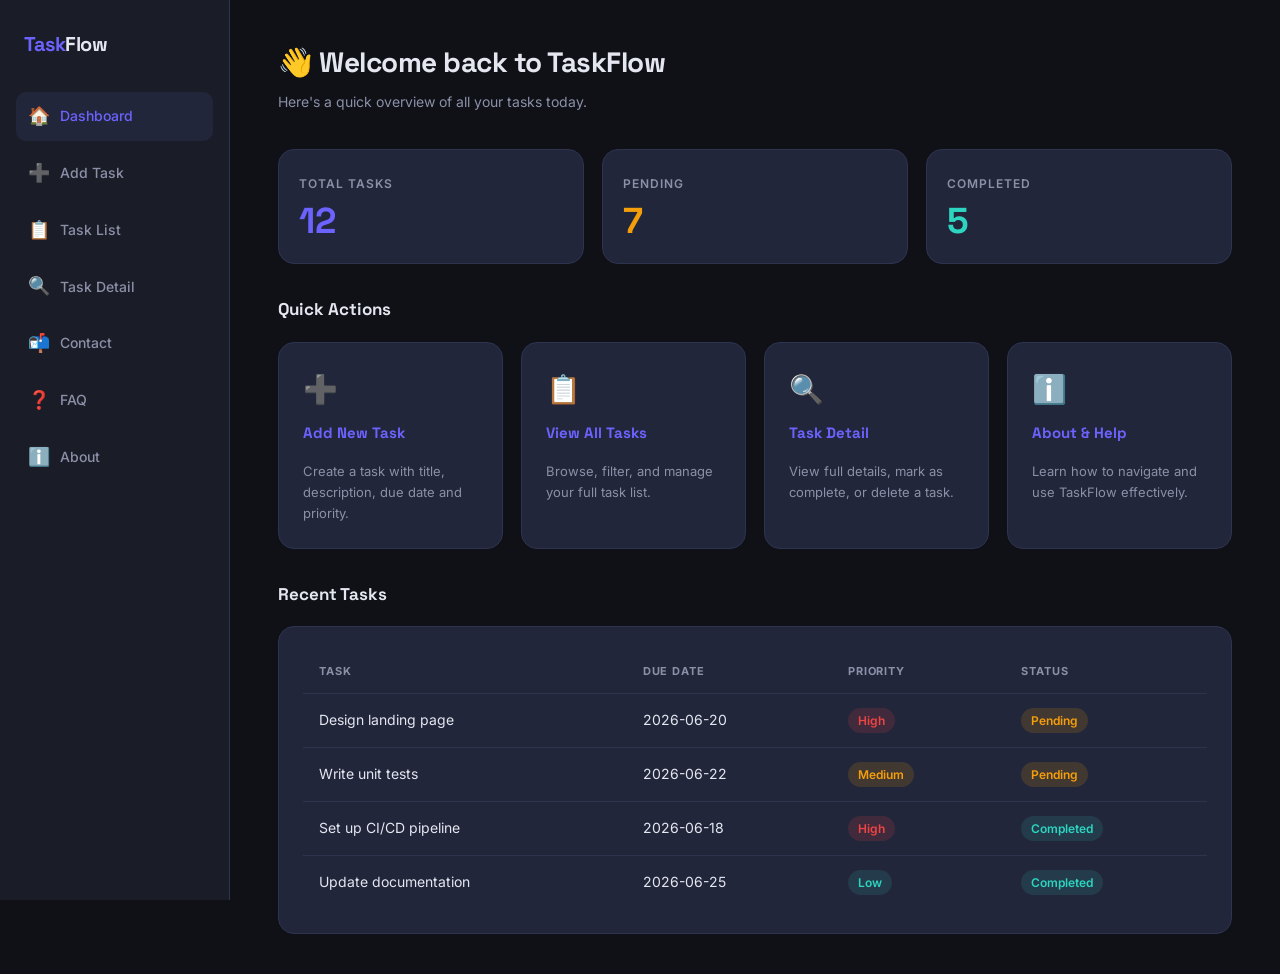
<file: index.html>
<!DOCTYPE html>
<html lang="en">
<head>
  <meta charset="UTF-8" />
  <meta name="viewport" content="width=device-width, initial-scale=1.0" />
  <title>TaskFlow – Dashboard</title>
  <link rel="stylesheet" href="style.css" />
</head>
<body>
<div class="wrapper">

  
  <!-- Sidebar -->
  <nav class="sidebar">
    <div class="logo">Task<span>Flow</span></div>
    <a href="index.html" class="active"><span class="nav-icon">🏠</span> Dashboard</a>
    <a href="add-task.html"><span class="nav-icon">➕</span> Add Task</a>
    <a href="task-list.html"><span class="nav-icon">📋</span> Task List</a>
    <a href="task-detail.html"><span class="nav-icon">🔍</span> Task Detail</a>
    <a href="contact.html"><span class="nav-icon">📬</span> Contact</a>
    <a href="faq.html"><span class="nav-icon">❓</span> FAQ</a>
    <a href="about.html"><span class="nav-icon">ℹ️</span> About</a>
  </nav>

  <!-- Main -->
  <main class="content">
    <div class="page-header">
      <h1>👋 Welcome back to TaskFlow</h1>
      <p>Here's a quick overview of all your tasks today.</p>
    </div>

    <!-- Stats -->
    <div class="card-grid">
      <div class="stat-card total">
        <div class="label">Total Tasks</div>
        <div class="value">12</div>
      </div>
      <div class="stat-card pending">
        <div class="label">Pending</div>
        <div class="value">7</div>
      </div>
      <div class="stat-card done">
        <div class="label">Completed</div>
        <div class="value">5</div>
      </div>
    </div>

    <!-- Quick Nav -->
    <div class="section-title">Quick Actions</div>
    <div class="card-grid">
      <a href="add-task.html" class="card" style="text-decoration:none;display:block;">
        <div style="font-size:28px;margin-bottom:10px;">➕</div>
        <strong style="font-family:var(--font-head)">Add New Task</strong>
        <p class="text-muted mt-4">Create a task with title, description, due date and priority.</p>
      </a>
      <a href="task-list.html" class="card" style="text-decoration:none;display:block;">
        <div style="font-size:28px;margin-bottom:10px;">📋</div>
        <strong style="font-family:var(--font-head)">View All Tasks</strong>
        <p class="text-muted mt-4">Browse, filter, and manage your full task list.</p>
      </a>
      <a href="task-detail.html" class="card" style="text-decoration:none;display:block;">
        <div style="font-size:28px;margin-bottom:10px;">🔍</div>
        <strong style="font-family:var(--font-head)">Task Detail</strong>
        <p class="text-muted mt-4">View full details, mark as complete, or delete a task.</p>
      </a>
      <a href="about.html" class="card" style="text-decoration:none;display:block;">
        <div style="font-size:28px;margin-bottom:10px;">ℹ️</div>
        <strong style="font-family:var(--font-head)">About & Help</strong>
        <p class="text-muted mt-4">Learn how to navigate and use TaskFlow effectively.</p>
      </a>
    </div>

    <!-- Recent Activity -->
    <div class="mt-8">
      <div class="section-title">Recent Tasks</div>
      <div class="card">
        <table class="task-table">
          <thead>
            <tr>
              <th>Task</th>
              <th>Due Date</th>
              <th>Priority</th>
              <th>Status</th>
            </tr>
          </thead>
          <tbody>
            <tr>
              <td>Design landing page</td>
              <td>2026-06-20</td>
              <td><span class="badge badge-high">High</span></td>
              <td><span class="badge badge-pending">Pending</span></td>
            </tr>
            <tr>
              <td>Write unit tests</td>
              <td>2026-06-22</td>
              <td><span class="badge badge-medium">Medium</span></td>
              <td><span class="badge badge-pending">Pending</span></td>
            </tr>
            <tr>
              <td>Set up CI/CD pipeline</td>
              <td>2026-06-18</td>
              <td><span class="badge badge-high">High</span></td>
              <td><span class="badge badge-done">Completed</span></td>
            </tr>
            <tr>
              <td>Update documentation</td>
              <td>2026-06-25</td>
              <td><span class="badge badge-low">Low</span></td>
              <td><span class="badge badge-done">Completed</span></td>
            </tr>
          </tbody>
        </table>
      </div>
    </div>
  </main>

</div>
</body>
</html>
</file>
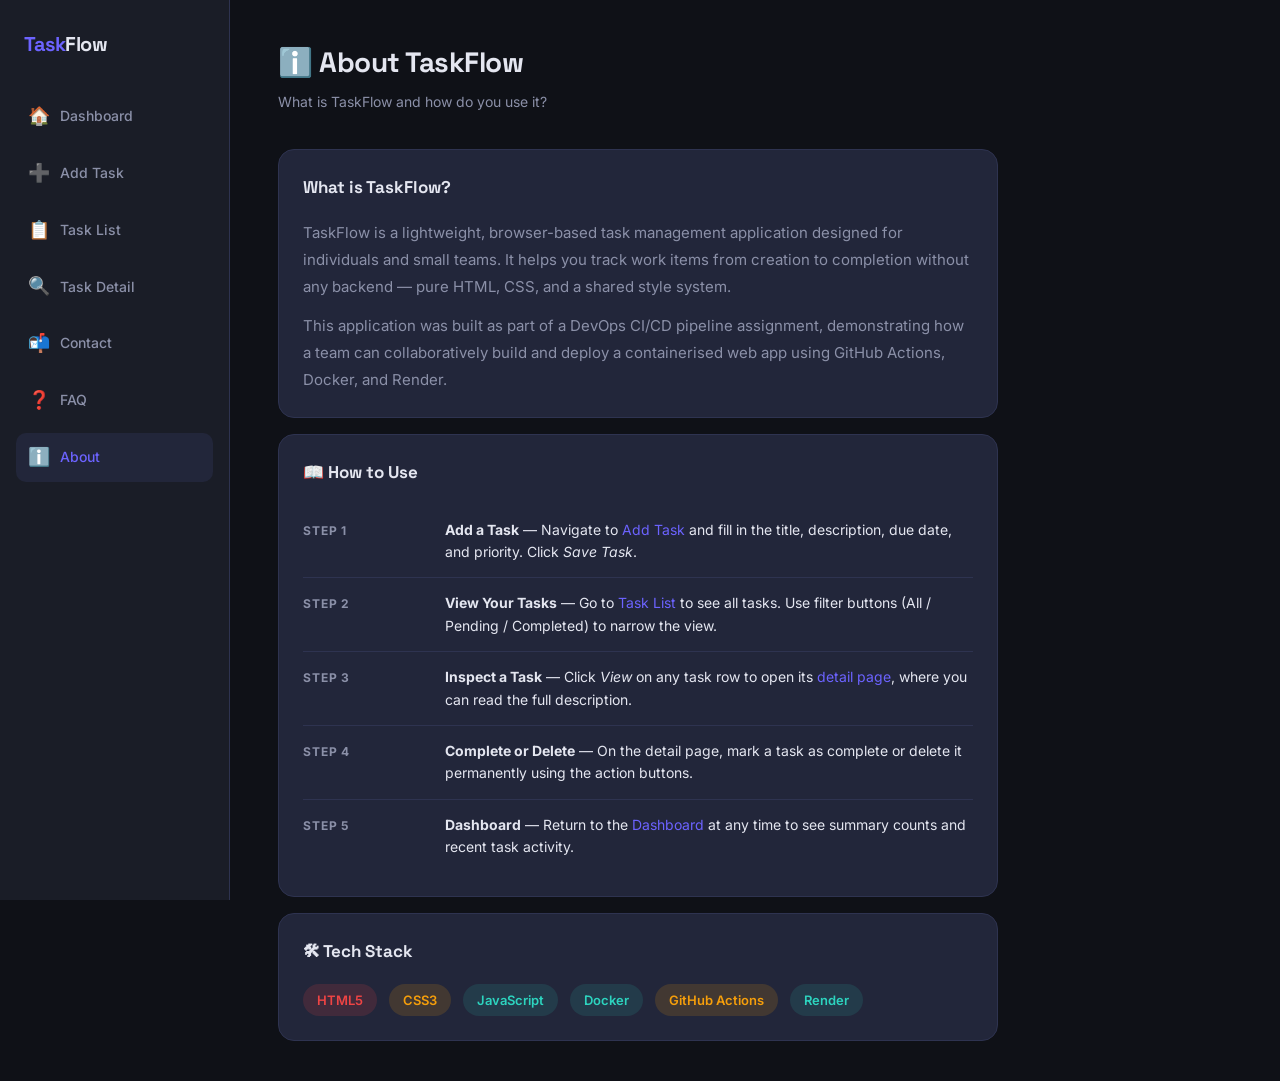
<file: about.html>
<!DOCTYPE html>
<html lang="en">
<head>
  <meta charset="UTF-8" />
  <meta name="viewport" content="width=device-width, initial-scale=1.0" />
  <title>TaskFlow – About & Help</title>
  <link rel="stylesheet" href="style.css" />
</head>
<body>
<div class="wrapper">

  <!-- Sidebar -->
  <nav class="sidebar">
    <div class="logo">Task<span>Flow</span></div>
    <a href="index.html"><span class="nav-icon">🏠</span> Dashboard</a>
    <a href="add-task.html"><span class="nav-icon">➕</span> Add Task</a>
    <a href="task-list.html"><span class="nav-icon">📋</span> Task List</a>
    <a href="task-detail.html"><span class="nav-icon">🔍</span> Task Detail</a>
    <a href="contact.html"><span class="nav-icon">📬</span> Contact</a>
    <a href="faq.html"><span class="nav-icon">❓</span> FAQ</a>
    <a href="about.html" class="active"><span class="nav-icon">ℹ️</span> About</a>
  </nav>

  <!-- Main -->
  <main class="content">
    <div class="page-header">
      <h1>ℹ️ About TaskFlow</h1>
      <p>What is TaskFlow and how do you use it?</p>
    </div>

    <!-- About Card -->
    <div class="card mb-4" style="max-width:720px;">
      <div class="section-title">What is TaskFlow?</div>
      <p style="color:var(--muted); line-height:1.8;">
        TaskFlow is a lightweight, browser-based task management application designed for individuals and small teams. It helps you track work items from creation to completion without any backend — pure HTML, CSS, and a shared style system.
      </p>
      <p style="color:var(--muted); line-height:1.8; margin-top:12px;">
        This application was built as part of a DevOps CI/CD pipeline assignment, demonstrating how a team can collaboratively build and deploy a containerised web app using GitHub Actions, Docker, and Render.
      </p>
    </div>

    <!-- How to Use -->
    <div class="card mb-4" style="max-width:720px;">
      <div class="section-title">📖 How to Use</div>

      <div class="detail-row">
        <div class="detail-label">Step 1</div>
        <div class="detail-value"><strong>Add a Task</strong> — Navigate to <a href="add-task.html">Add Task</a> and fill in the title, description, due date, and priority. Click <em>Save Task</em>.</div>
      </div>
      <div class="detail-row">
        <div class="detail-label">Step 2</div>
        <div class="detail-value"><strong>View Your Tasks</strong> — Go to <a href="task-list.html">Task List</a> to see all tasks. Use filter buttons (All / Pending / Completed) to narrow the view.</div>
      </div>
      <div class="detail-row">
        <div class="detail-label">Step 3</div>
        <div class="detail-value"><strong>Inspect a Task</strong> — Click <em>View</em> on any task row to open its <a href="task-detail.html">detail page</a>, where you can read the full description.</div>
      </div>
      <div class="detail-row">
        <div class="detail-label">Step 4</div>
        <div class="detail-value"><strong>Complete or Delete</strong> — On the detail page, mark a task as complete or delete it permanently using the action buttons.</div>
      </div>
      <div class="detail-row">
        <div class="detail-label">Step 5</div>
        <div class="detail-value"><strong>Dashboard</strong> — Return to the <a href="index.html">Dashboard</a> at any time to see summary counts and recent task activity.</div>
      </div>
    </div>

    <!-- Tech Stack -->
    <div class="card" style="max-width:720px;">
      <div class="section-title">🛠 Tech Stack</div>
      <div style="display:flex; gap:12px; flex-wrap:wrap; margin-top:4px;">
        <span class="badge badge-high" style="font-size:13px; padding:6px 14px;">HTML5</span>
        <span class="badge badge-medium" style="font-size:13px; padding:6px 14px;">CSS3</span>
        <span class="badge badge-low" style="font-size:13px; padding:6px 14px;">JavaScript</span>
        <span class="badge badge-done" style="font-size:13px; padding:6px 14px;">Docker</span>
        <span class="badge badge-pending" style="font-size:13px; padding:6px 14px;">GitHub Actions</span>
        <span class="badge badge-done" style="font-size:13px; padding:6px 14px;">Render</span>
      </div>
    </div>
  </main>

</div>
</body>
</html>
</file>
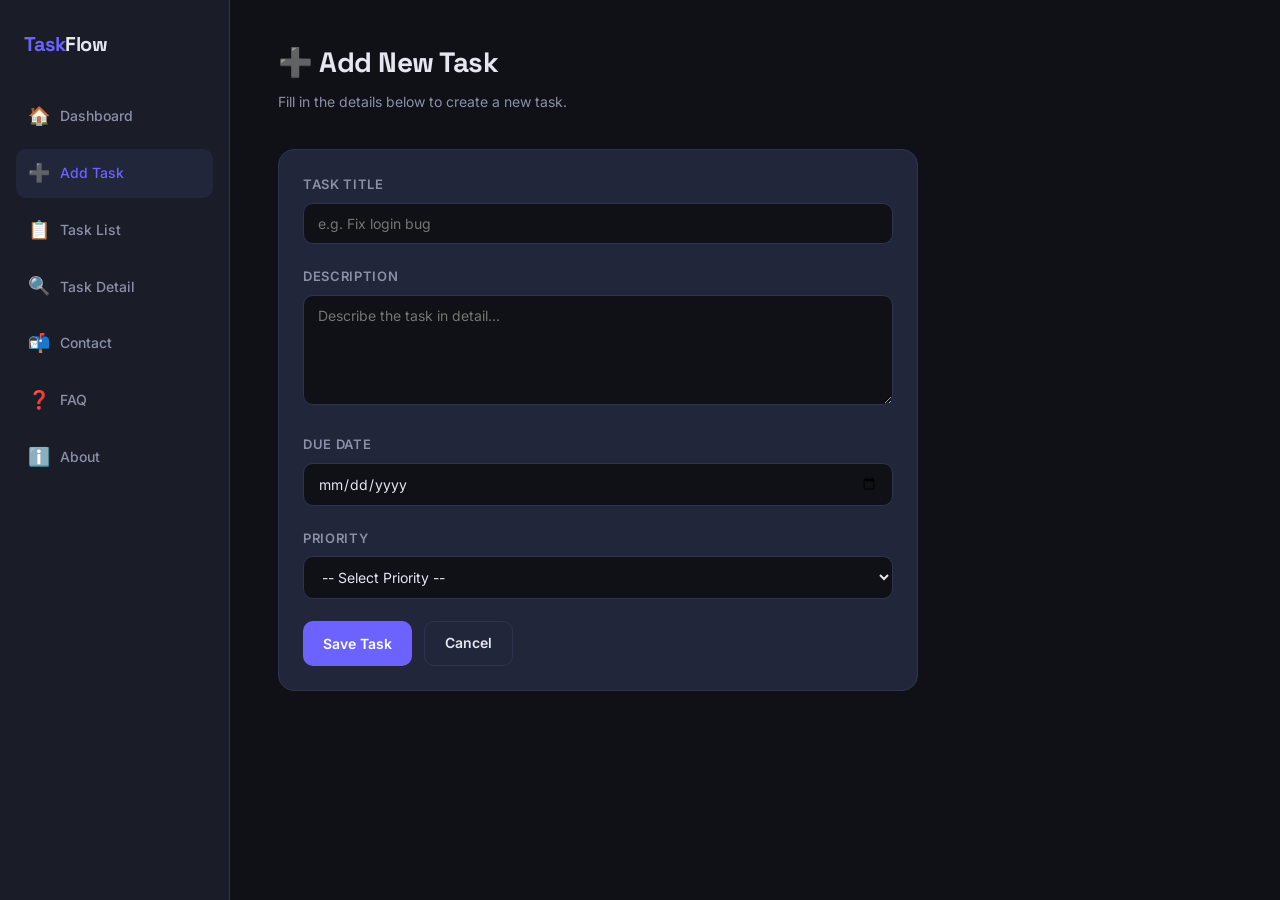
<file: add-task.html>
<!DOCTYPE html>
<html lang="en">
<head>
  <meta charset="UTF-8" />
  <meta name="viewport" content="width=device-width, initial-scale=1.0" />
  <title>TaskFlow – Add Task</title>
  <link rel="stylesheet" href="style.css" />
</head>
<body>
<div class="wrapper">

  <!-- Sidebar -->
  <nav class="sidebar">
    <div class="logo">Task<span>Flow</span></div>
    <a href="index.html"><span class="nav-icon">🏠</span> Dashboard</a>
    <a href="add-task.html" class="active"><span class="nav-icon">➕</span> Add Task</a>
    <a href="task-list.html"><span class="nav-icon">📋</span> Task List</a>
    <a href="task-detail.html"><span class="nav-icon">🔍</span> Task Detail</a>
    <a href="contact.html"><span class="nav-icon">📬</span> Contact</a>
    <a href="faq.html"><span class="nav-icon">❓</span> FAQ</a>
    <a href="about.html"><span class="nav-icon">ℹ️</span> About</a>
  </nav>

  <!-- Main -->
  <main class="content">
    <div class="page-header">
      <h1>➕ Add New Task</h1>
      <p>Fill in the details below to create a new task.</p>
    </div>

    <div class="card" style="max-width: 640px;">
      <div class="form-group">
        <label for="task-title">Task Title</label>
        <input type="text" id="task-title" placeholder="e.g. Fix login bug" />
      </div>

      <div class="form-group">
        <label for="task-desc">Description</label>
        <textarea id="task-desc" placeholder="Describe the task in detail..."></textarea>
      </div>

      <div class="form-group">
        <label for="due-date">Due Date</label>
        <input type="date" id="due-date" />
      </div>

      <div class="form-group">
        <label for="priority">Priority</label>
        <select id="priority">
          <option value="">-- Select Priority --</option>
          <option value="high">🔴 High</option>
          <option value="medium">🟡 Medium</option>
          <option value="low">🟢 Low</option>
        </select>
      </div>

      <div class="flex gap-3 mt-4">
        <button class="btn btn-primary" onclick="handleSubmit()">Save Task</button>
        <a href="index.html" class="btn btn-outline">Cancel</a>
      </div>

      <!-- Success Message (hidden by default) -->
      <div id="success-msg" style="display:none; margin-top:20px; padding:14px 18px;
        background:rgba(45,212,191,0.12); border:1px solid var(--success);
        border-radius:var(--radius); color:var(--success); font-size:14px; font-weight:600;">
        ✅ Task saved successfully!
      </div>
    </div>
  </main>

</div>

<script>
function handleSubmit() {
  const title = document.getElementById('task-title').value.trim();
  const due   = document.getElementById('due-date').value;
  const prio  = document.getElementById('priority').value;

  if (!title) {
    alert('Please enter a task title.');
    return;
  }
  if (!due) {
    alert('Please select a due date.');
    return;
  }
  if (!prio) {
    alert('Please select a priority level.');
    return;
  }

  document.getElementById('success-msg').style.display = 'block';

  // Reset form
  document.getElementById('task-title').value = '';
  document.getElementById('task-desc').value  = '';
  document.getElementById('due-date').value   = '';
  document.getElementById('priority').value   = '';

  setTimeout(() => {
    document.getElementById('success-msg').style.display = 'none';
  }, 3000);
}
</script>
</body>
</html>
</file>
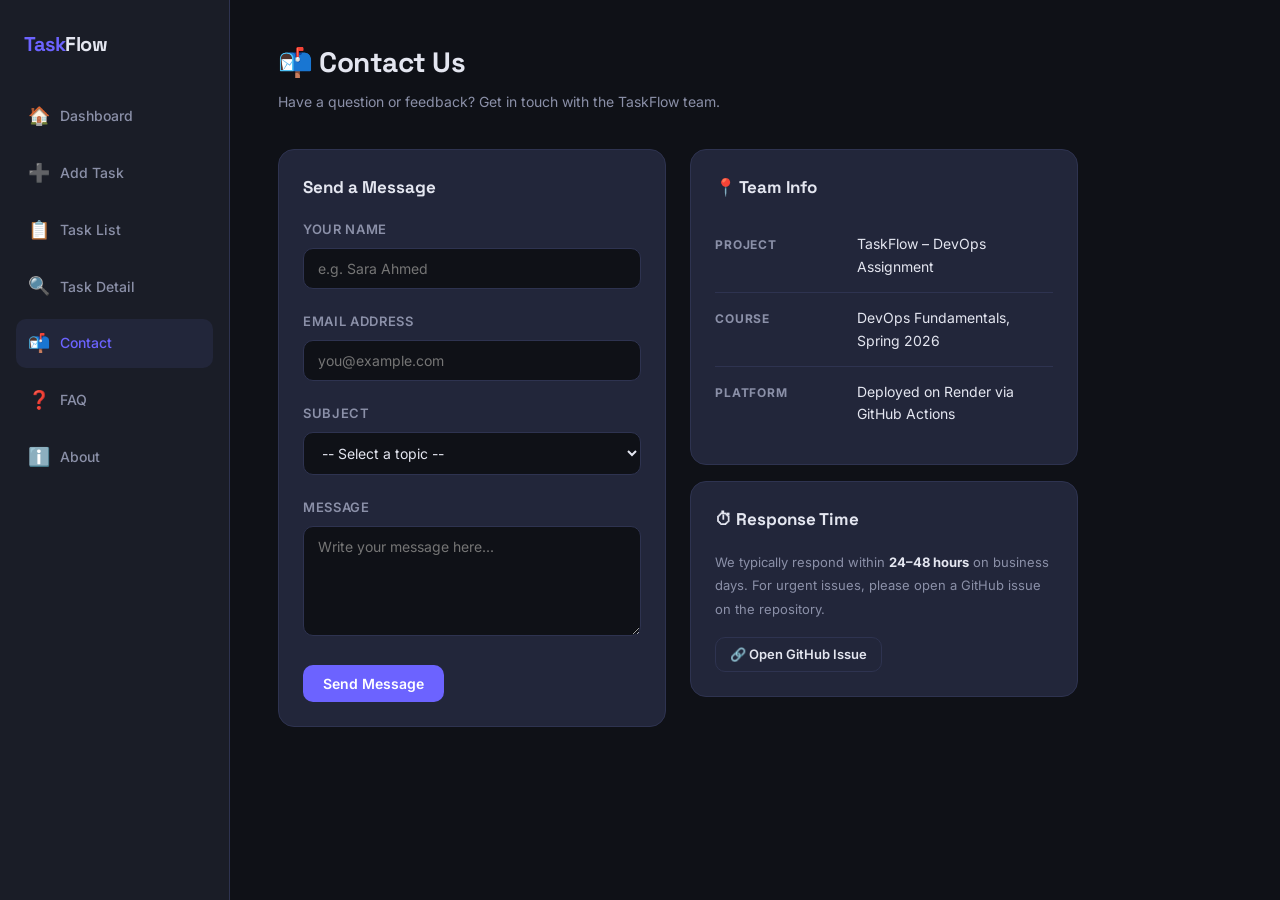
<file: contact.html>
<!DOCTYPE html>
<html lang="en">
<head>
  <meta charset="UTF-8" />
  <meta name="viewport" content="width=device-width, initial-scale=1.0" />
  <title>TaskFlow – Contact</title>
  <link rel="stylesheet" href="style.css" />
</head>
<body>
<div class="wrapper">

  <!-- Sidebar -->
  <nav class="sidebar">
    <div class="logo">Task<span>Flow</span></div>
    <a href="index.html"><span class="nav-icon">🏠</span> Dashboard</a>
    <a href="add-task.html"><span class="nav-icon">➕</span> Add Task</a>
    <a href="task-list.html"><span class="nav-icon">📋</span> Task List</a>
    <a href="task-detail.html"><span class="nav-icon">🔍</span> Task Detail</a>
    <a href="contact.html" class="active"><span class="nav-icon">📬</span> Contact</a>
    <a href="faq.html"><span class="nav-icon">❓</span> FAQ</a>
    <a href="about.html"><span class="nav-icon">ℹ️</span> About</a>
  </nav>

  <!-- Main -->
  <main class="content">
    <div class="page-header">
      <h1>📬 Contact Us</h1>
      <p>Have a question or feedback? Get in touch with the TaskFlow team.</p>
    </div>

    <div style="display:grid; grid-template-columns:1fr 1fr; gap:24px; max-width:800px;">

      <!-- Contact Form -->
      <div class="card">
        <div class="section-title">Send a Message</div>

        <div class="form-group">
          <label for="contact-name">Your Name</label>
          <input type="text" id="contact-name" placeholder="e.g. Sara Ahmed" />
        </div>

        <div class="form-group">
          <label for="contact-email">Email Address</label>
          <input type="email" id="contact-email" placeholder="you@example.com" />
        </div>

        <div class="form-group">
          <label for="contact-subject">Subject</label>
          <select id="contact-subject">
            <option value="">-- Select a topic --</option>
            <option value="bug">🐛 Bug Report</option>
            <option value="feature">💡 Feature Request</option>
            <option value="general">💬 General Inquiry</option>
            <option value="feedback">⭐ Feedback</option>
          </select>
        </div>

        <div class="form-group">
          <label for="contact-msg">Message</label>
          <textarea id="contact-msg" placeholder="Write your message here..."></textarea>
        </div>

        <button class="btn btn-primary" onclick="sendMessage()">Send Message</button>

        <div id="contact-success" style="display:none; margin-top:16px; padding:12px 16px;
          background:rgba(45,212,191,0.12); border:1px solid var(--success);
          border-radius:var(--radius); color:var(--success); font-size:14px; font-weight:600;">
          ✅ Message sent! We'll get back to you soon.
        </div>
      </div>

      <!-- Contact Info -->
      <div>
        <div class="card mb-4">
          <div class="section-title">📍 Team Info</div>
          <div class="detail-row">
            <div class="detail-label">Project</div>
            <div class="detail-value">TaskFlow – DevOps Assignment</div>
          </div>
          <div class="detail-row">
            <div class="detail-label">Course</div>
            <div class="detail-value">DevOps Fundamentals, Spring 2026</div>
          </div>
          <div class="detail-row">
            <div class="detail-label">Platform</div>
            <div class="detail-value">Deployed on Render via GitHub Actions</div>
          </div>
        </div>

        <div class="card">
          <div class="section-title">⏱ Response Time</div>
          <p class="text-muted" style="line-height:1.8;">
            We typically respond within <strong style="color:var(--text)">24–48 hours</strong> on business days. For urgent issues, please open a GitHub issue on the repository.
          </p>
          <div class="mt-4">
            <a href="https://github.com" target="_blank" class="btn btn-outline btn-sm">🔗 Open GitHub Issue</a>
          </div>
        </div>
      </div>
    </div>

  </main>
</div>

<script>
function sendMessage() {
  const name    = document.getElementById('contact-name').value.trim();
  const email   = document.getElementById('contact-email').value.trim();
  const subject = document.getElementById('contact-subject').value;
  const msg     = document.getElementById('contact-msg').value.trim();

  if (!name || !email || !subject || !msg) {
    alert('Please fill in all fields before sending.');
    return;
  }

  document.getElementById('contact-success').style.display = 'block';
  document.getElementById('contact-name').value    = '';
  document.getElementById('contact-email').value   = '';
  document.getElementById('contact-subject').value = '';
  document.getElementById('contact-msg').value     = '';

  setTimeout(() => {
    document.getElementById('contact-success').style.display = 'none';
  }, 4000);
}
</script>
</body>
</html>
</file>
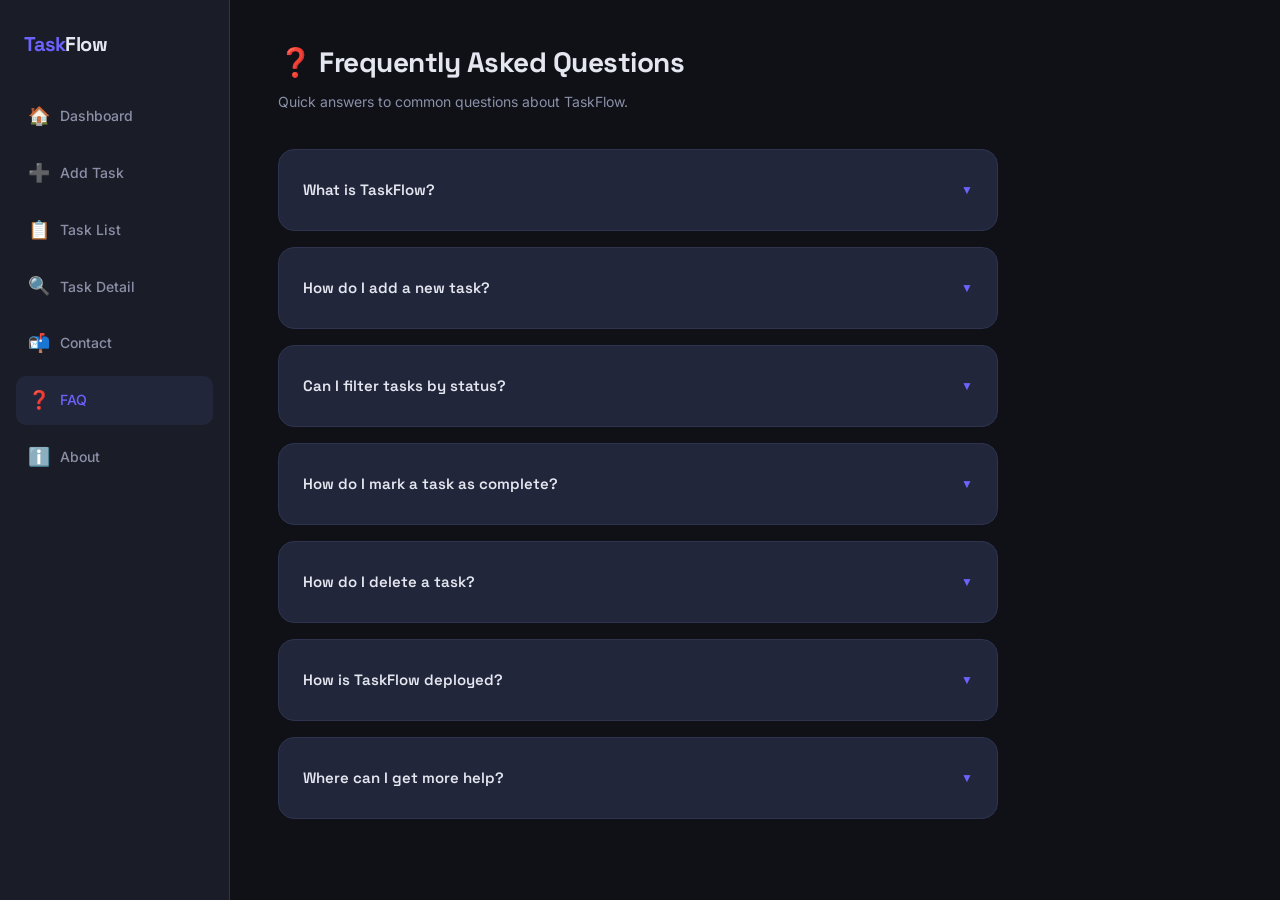
<file: faq.html>
<!DOCTYPE html>
<html lang="en">
<head>
  <meta charset="UTF-8" />
  <meta name="viewport" content="width=device-width, initial-scale=1.0" />
  <title>TaskFlow – FAQ</title>
  <link rel="stylesheet" href="style.css" />
</head>
<body>
<div class="wrapper">

  <!-- Sidebar -->
  <nav class="sidebar">
    <div class="logo">Task<span>Flow</span></div>
    <a href="index.html"><span class="nav-icon">🏠</span> Dashboard</a>
    <a href="add-task.html"><span class="nav-icon">➕</span> Add Task</a>
    <a href="task-list.html"><span class="nav-icon">📋</span> Task List</a>
    <a href="task-detail.html"><span class="nav-icon">🔍</span> Task Detail</a>
    <a href="contact.html"><span class="nav-icon">📬</span> Contact</a>
    <a href="faq.html" class="active"><span class="nav-icon">❓</span> FAQ</a>
    <a href="about.html"><span class="nav-icon">ℹ️</span> About</a>
  </nav>

  <!-- Main -->
  <main class="content">
    <div class="page-header">
      <h1>❓ Frequently Asked Questions</h1>
      <p>Quick answers to common questions about TaskFlow.</p>
    </div>

    <div style="max-width:720px;">

      <!-- FAQ Items -->
      <div class="card mb-4">
        <div class="faq-item" onclick="toggleFaq(this)">
          <div class="faq-q">
            <span>What is TaskFlow?</span>
            <span class="faq-arrow">▼</span>
          </div>
          <div class="faq-a">
            TaskFlow is a lightweight, browser-based task management tool built to help individuals and small teams track tasks from creation to completion. It runs entirely in the browser with no backend required.
          </div>
        </div>
      </div>

      <div class="card mb-4">
        <div class="faq-item" onclick="toggleFaq(this)">
          <div class="faq-q">
            <span>How do I add a new task?</span>
            <span class="faq-arrow">▼</span>
          </div>
          <div class="faq-a">
            Click on <strong>Add Task</strong> in the sidebar. Fill in the task title, description, due date, and select a priority (High / Medium / Low). Then click <em>Save Task</em>.
          </div>
        </div>
      </div>

      <div class="card mb-4">
        <div class="faq-item" onclick="toggleFaq(this)">
          <div class="faq-q">
            <span>Can I filter tasks by status?</span>
            <span class="faq-arrow">▼</span>
          </div>
          <div class="faq-a">
            Yes! Head to the <a href="task-list.html">Task List</a> page and use the filter buttons — <strong>All</strong>, <strong>Pending</strong>, or <strong>Completed</strong> — to view only the tasks matching that status.
          </div>
        </div>
      </div>

      <div class="card mb-4">
        <div class="faq-item" onclick="toggleFaq(this)">
          <div class="faq-q">
            <span>How do I mark a task as complete?</span>
            <span class="faq-arrow">▼</span>
          </div>
          <div class="faq-a">
            Navigate to the <a href="task-detail.html">Task Detail</a> page by clicking <em>View</em> on any task in the list. Then click the <strong>Mark as Complete</strong> button. The status badge will update immediately.
          </div>
        </div>
      </div>

      <div class="card mb-4">
        <div class="faq-item" onclick="toggleFaq(this)">
          <div class="faq-q">
            <span>How do I delete a task?</span>
            <span class="faq-arrow">▼</span>
          </div>
          <div class="faq-a">
            Open the task from the Task List, then click the <strong>Delete Task</strong> button on the Task Detail page. You will be asked to confirm before the task is removed permanently.
          </div>
        </div>
      </div>

      <div class="card mb-4">
        <div class="faq-item" onclick="toggleFaq(this)">
          <div class="faq-q">
            <span>How is TaskFlow deployed?</span>
            <span class="faq-arrow">▼</span>
          </div>
          <div class="faq-a">
            TaskFlow is containerised using Docker (nginx-based) and deployed automatically via a GitHub Actions CD pipeline to Render. Every time a Pull Request is merged into the <code style="background:var(--bg);padding:2px 6px;border-radius:4px;">develop</code> branch, the CD workflow triggers a fresh deployment — no manual steps required.
          </div>
        </div>
      </div>

      <div class="card">
        <div class="faq-item" onclick="toggleFaq(this)">
          <div class="faq-q">
            <span>Where can I get more help?</span>
            <span class="faq-arrow">▼</span>
          </div>
          <div class="faq-a">
            Visit the <a href="about.html">About page</a> for a usage guide, or go to the <a href="contact.html">Contact page</a> to send a message to the TaskFlow team.
          </div>
        </div>
      </div>

    </div>
  </main>
</div>

<style>
.faq-item { cursor: pointer; user-select: none; }
.faq-q {
  display: flex;
  justify-content: space-between;
  align-items: center;
  font-family: var(--font-head);
  font-size: 15px;
  font-weight: 600;
  color: var(--text);
  padding: 4px 0;
}
.faq-arrow { color: var(--accent); transition: transform 0.2s; font-size: 12px; }
.faq-a {
  display: none;
  margin-top: 12px;
  color: var(--muted);
  font-size: 14px;
  line-height: 1.75;
  border-top: 1px solid var(--border);
  padding-top: 12px;
}
.faq-item.open .faq-arrow { transform: rotate(180deg); }
.faq-item.open .faq-a { display: block; }
</style>

<script>
function toggleFaq(item) {
  item.classList.toggle('open');
}
</script>
</body>
</html>
</file>
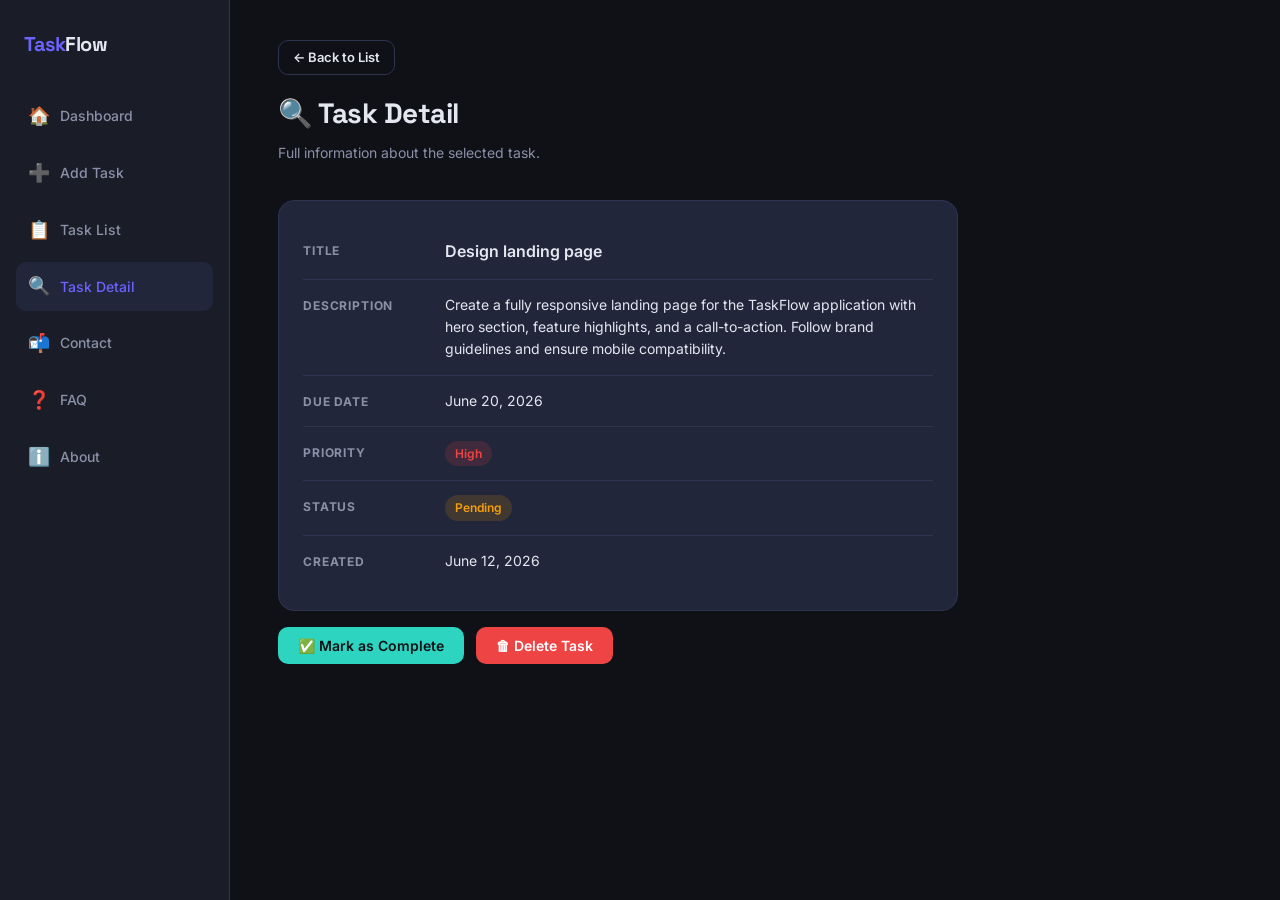
<file: task-detail.html>
<!DOCTYPE html>
<html lang="en">
<head>
  <meta charset="UTF-8" />
  <meta name="viewport" content="width=device-width, initial-scale=1.0" />
  <title>TaskFlow – Task Detail</title>
  <link rel="stylesheet" href="style.css" />
</head>
<body>
<div class="wrapper">

  <!-- Sidebar -->
  <nav class="sidebar">
    <div class="logo">Task<span>Flow</span></div>
    <a href="index.html"><span class="nav-icon">🏠</span> Dashboard</a>
    <a href="add-task.html"><span class="nav-icon">➕</span> Add Task</a>
    <a href="task-list.html"><span class="nav-icon">📋</span> Task List</a>
    <a href="task-detail.html" class="active"><span class="nav-icon">🔍</span> Task Detail</a>
    <a href="contact.html"><span class="nav-icon">📬</span> Contact</a>
    <a href="faq.html"><span class="nav-icon">❓</span> FAQ</a>
    <a href="about.html"><span class="nav-icon">ℹ️</span> About</a>
  </nav>

  <!-- Main -->
  <main class="content">
    <div class="flex items-center gap-3 mb-4">
      <a href="task-list.html" class="btn btn-outline btn-sm">← Back to List</a>
    </div>

    <div class="page-header">
      <h1>🔍 Task Detail</h1>
      <p>Full information about the selected task.</p>
    </div>

    <!-- Task Detail Card -->
    <div class="card" style="max-width:680px;" id="detail-card">
      <div class="detail-row">
        <div class="detail-label">Title</div>
        <div class="detail-value" style="font-weight:600; font-size:16px;">Design landing page</div>
      </div>
      <div class="detail-row">
        <div class="detail-label">Description</div>
        <div class="detail-value">Create a fully responsive landing page for the TaskFlow application with hero section, feature highlights, and a call-to-action. Follow brand guidelines and ensure mobile compatibility.</div>
      </div>
      <div class="detail-row">
        <div class="detail-label">Due Date</div>
        <div class="detail-value">June 20, 2026</div>
      </div>
      <div class="detail-row">
        <div class="detail-label">Priority</div>
        <div class="detail-value"><span class="badge badge-high">High</span></div>
      </div>
      <div class="detail-row">
        <div class="detail-label">Status</div>
        <div class="detail-value" id="status-display"><span class="badge badge-pending" id="status-badge">Pending</span></div>
      </div>
      <div class="detail-row">
        <div class="detail-label">Created</div>
        <div class="detail-value">June 12, 2026</div>
      </div>
    </div>

    <!-- Action Buttons -->
    <div class="flex gap-3 mt-4" id="action-buttons">
      <button class="btn btn-success" onclick="markComplete()">✅ Mark as Complete</button>
      <button class="btn btn-danger" onclick="deleteTask()">🗑 Delete Task</button>
    </div>

    <!-- Deleted Message -->
    <div id="deleted-msg" style="display:none; margin-top:20px; padding:14px 18px;
      background:rgba(239,68,68,0.12); border:1px solid var(--danger);
      border-radius:var(--radius); color:var(--danger); font-size:14px; font-weight:600;">
      🗑 Task deleted. <a href="task-list.html" style="color:var(--danger); text-decoration:underline;">Go back to list</a>
    </div>
  </main>

</div>

<script>
function markComplete() {
  const badge = document.getElementById('status-badge');
  badge.textContent = 'Completed';
  badge.className = 'badge badge-done';

  const btn = document.querySelector('.btn-success');
  btn.textContent = '✅ Marked as Complete';
  btn.disabled = true;
  btn.style.opacity = '0.5';
  btn.style.cursor = 'default';
}

function deleteTask() {
  if (confirm('Are you sure you want to delete this task? This cannot be undone.')) {
    document.getElementById('detail-card').style.display = 'none';
    document.getElementById('action-buttons').style.display = 'none';
    document.getElementById('deleted-msg').style.display = 'block';
  }
}
</script>
</body>
</html>
</file>
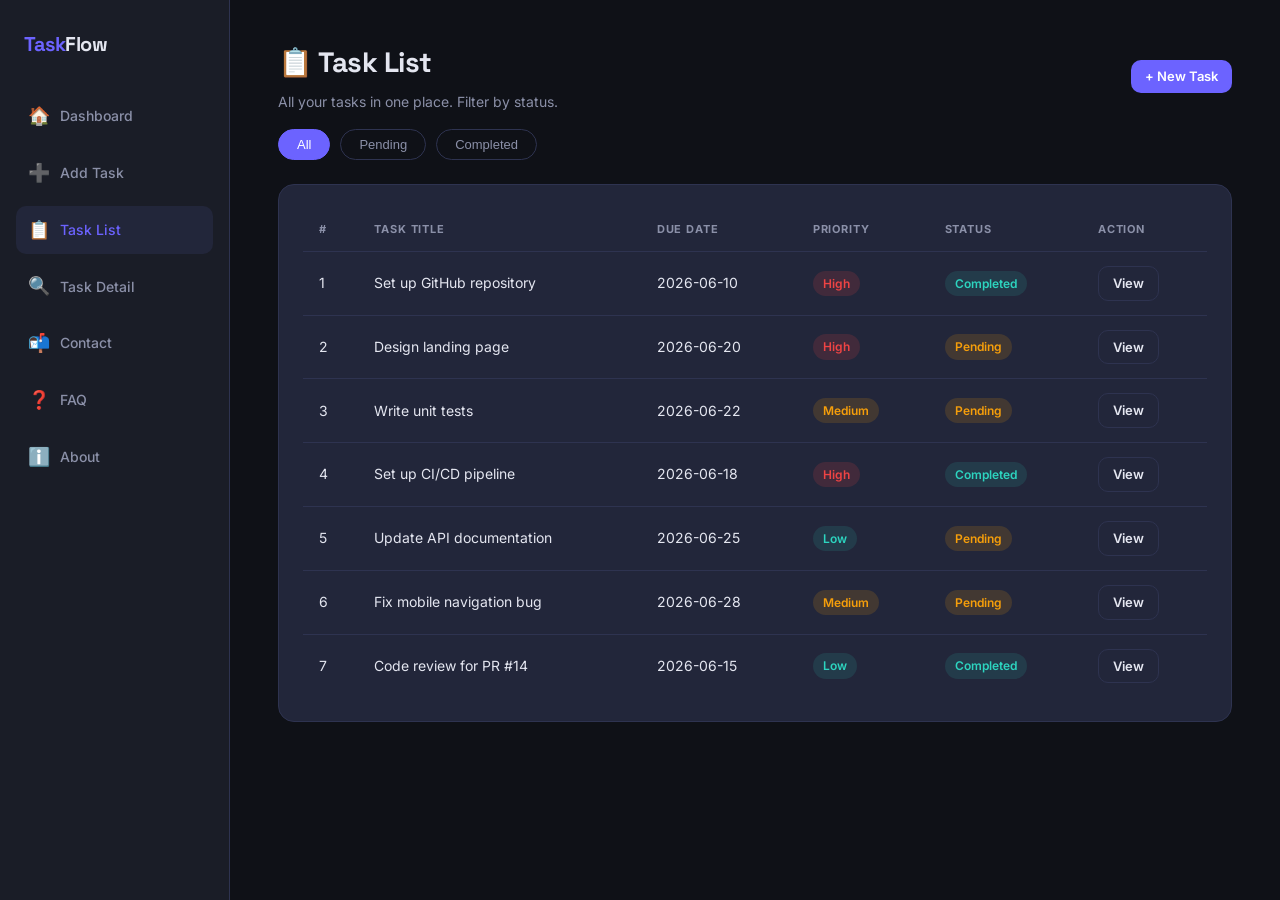
<file: task-list.html>
<!DOCTYPE html>
<html lang="en">
<head>
  <meta charset="UTF-8" />
  <meta name="viewport" content="width=device-width, initial-scale=1.0" />
  <title>TaskFlow – Task List</title>
  <link rel="stylesheet" href="style.css" />
</head>
<body>
<div class="wrapper">

  <!-- Sidebar -->
  <nav class="sidebar">
    <div class="logo">Task<span>Flow</span></div>
    <a href="index.html"><span class="nav-icon">🏠</span> Dashboard</a>
    <a href="add-task.html"><span class="nav-icon">➕</span> Add Task</a>
    <a href="task-list.html" class="active"><span class="nav-icon">📋</span> Task List</a>
    <a href="task-detail.html"><span class="nav-icon">🔍</span> Task Detail</a>
    <a href="contact.html"><span class="nav-icon">📬</span> Contact</a>
    <a href="faq.html"><span class="nav-icon">❓</span> FAQ</a>
    <a href="about.html"><span class="nav-icon">ℹ️</span> About</a>
  </nav>

  <!-- Main -->
  <main class="content">
    <div class="flex items-center justify-between mb-4">
      <div class="page-header" style="margin-bottom:0">
        <h1>📋 Task List</h1>
        <p>All your tasks in one place. Filter by status.</p>
      </div>
      <a href="add-task.html" class="btn btn-primary btn-sm">+ New Task</a>
    </div>

    <!-- Filters -->
    <div class="filter-bar">
      <button class="filter-btn active" onclick="filterTasks('all', this)">All</button>
      <button class="filter-btn" onclick="filterTasks('pending', this)">Pending</button>
      <button class="filter-btn" onclick="filterTasks('completed', this)">Completed</button>
    </div>

    <!-- Table -->
    <div class="card">
      <table class="task-table" id="task-table">
        <thead>
          <tr>
            <th>#</th>
            <th>Task Title</th>
            <th>Due Date</th>
            <th>Priority</th>
            <th>Status</th>
            <th>Action</th>
          </tr>
        </thead>
        <tbody id="task-body">
          <tr data-status="completed">
            <td>1</td>
            <td>Set up GitHub repository</td>
            <td>2026-06-10</td>
            <td><span class="badge badge-high">High</span></td>
            <td><span class="badge badge-done">Completed</span></td>
            <td><a href="task-detail.html" class="btn btn-outline btn-sm">View</a></td>
          </tr>
          <tr data-status="pending">
            <td>2</td>
            <td>Design landing page</td>
            <td>2026-06-20</td>
            <td><span class="badge badge-high">High</span></td>
            <td><span class="badge badge-pending">Pending</span></td>
            <td><a href="task-detail.html" class="btn btn-outline btn-sm">View</a></td>
          </tr>
          <tr data-status="pending">
            <td>3</td>
            <td>Write unit tests</td>
            <td>2026-06-22</td>
            <td><span class="badge badge-medium">Medium</span></td>
            <td><span class="badge badge-pending">Pending</span></td>
            <td><a href="task-detail.html" class="btn btn-outline btn-sm">View</a></td>
          </tr>
          <tr data-status="completed">
            <td>4</td>
            <td>Set up CI/CD pipeline</td>
            <td>2026-06-18</td>
            <td><span class="badge badge-high">High</span></td>
            <td><span class="badge badge-done">Completed</span></td>
            <td><a href="task-detail.html" class="btn btn-outline btn-sm">View</a></td>
          </tr>
          <tr data-status="pending">
            <td>5</td>
            <td>Update API documentation</td>
            <td>2026-06-25</td>
            <td><span class="badge badge-low">Low</span></td>
            <td><span class="badge badge-pending">Pending</span></td>
            <td><a href="task-detail.html" class="btn btn-outline btn-sm">View</a></td>
          </tr>
          <tr data-status="pending">
            <td>6</td>
            <td>Fix mobile navigation bug</td>
            <td>2026-06-28</td>
            <td><span class="badge badge-medium">Medium</span></td>
            <td><span class="badge badge-pending">Pending</span></td>
            <td><a href="task-detail.html" class="btn btn-outline btn-sm">View</a></td>
          </tr>
          <tr data-status="completed">
            <td>7</td>
            <td>Code review for PR #14</td>
            <td>2026-06-15</td>
            <td><span class="badge badge-low">Low</span></td>
            <td><span class="badge badge-done">Completed</span></td>
            <td><a href="task-detail.html" class="btn btn-outline btn-sm">View</a></td>
          </tr>
        </tbody>
      </table>
    </div>
  </main>

</div>

<script>
function filterTasks(status, btn) {
  document.querySelectorAll('.filter-btn').forEach(b => b.classList.remove('active'));
  btn.classList.add('active');

  const rows = document.querySelectorAll('#task-body tr');
  rows.forEach(row => {
    if (status === 'all' || row.dataset.status === status) {
      row.style.display = '';
    } else {
      row.style.display = 'none';
    }
  });
}
</script>
</body>
</html>
</file>
<file: style.css>
/* =========================================
   TaskFlow – Shared Stylesheet
   ========================================= */

@import url('https://fonts.googleapis.com/css2?family=Inter:wght@400;500;600;700&family=Space+Grotesk:wght@400;500;700&display=swap');

/* --- Reset & Base --- */
*, *::before, *::after { box-sizing: border-box; margin: 0; padding: 0; }

:root {
  --bg:        #0f1117;
  --surface:   #1a1d27;
  --card:      #22263a;
  --border:    #2e3350;
  --accent:    #6c63ff;
  --accent-2:  #ff6584;
  --success:   #2dd4bf;
  --warn:      #f59e0b;
  --danger:    #ef4444;
  --text:      #e4e6f0;
  --muted:     #8b90a8;
  --font-head: 'Space Grotesk', sans-serif;
  --font-body: 'Inter', sans-serif;
  --radius:    10px;
  --radius-lg: 16px;
  --shadow:    0 4px 24px rgba(0,0,0,0.4);
}

body {
  background: var(--bg);
  color: var(--text);
  font-family: var(--font-body);
  font-size: 15px;
  line-height: 1.6;
  min-height: 100vh;
}

a { color: var(--accent); text-decoration: none; }
a:hover { text-decoration: underline; }

/* --- Layout --- */
.wrapper {
  display: flex;
  min-height: 100vh;
}

/* --- Sidebar Nav --- */
nav.sidebar {
  width: 230px;
  min-height: 100vh;
  background: var(--surface);
  border-right: 1px solid var(--border);
  padding: 28px 16px;
  display: flex;
  flex-direction: column;
  gap: 8px;
  position: fixed;
  top: 0; left: 0;
}

nav.sidebar .logo {
  font-family: var(--font-head);
  font-size: 20px;
  font-weight: 700;
  color: var(--accent);
  letter-spacing: -0.5px;
  margin-bottom: 24px;
  padding-left: 8px;
}

nav.sidebar .logo span { color: var(--text); }

nav.sidebar a {
  display: flex;
  align-items: center;
  gap: 10px;
  padding: 10px 12px;
  border-radius: var(--radius);
  color: var(--muted);
  font-size: 14px;
  font-weight: 500;
  transition: background 0.15s, color 0.15s;
}

nav.sidebar a:hover,
nav.sidebar a.active {
  background: var(--card);
  color: var(--text);
  text-decoration: none;
}

nav.sidebar a.active { color: var(--accent); }

nav.sidebar .nav-icon { font-size: 18px; width: 22px; text-align: center; }

/* --- Main Content --- */
main.content {
  margin-left: 230px;
  padding: 40px 48px;
  flex: 1;
  max-width: 1100px;
}

/* --- Page Header --- */
.page-header {
  margin-bottom: 36px;
}

.page-header h1 {
  font-family: var(--font-head);
  font-size: 28px;
  font-weight: 700;
  color: var(--text);
  letter-spacing: -0.5px;
}

.page-header p {
  color: var(--muted);
  margin-top: 6px;
  font-size: 14px;
}

/* --- Cards --- */
.card {
  background: var(--card);
  border: 1px solid var(--border);
  border-radius: var(--radius-lg);
  padding: 24px;
}

.card-grid {
  display: grid;
  grid-template-columns: repeat(auto-fit, minmax(180px, 1fr));
  gap: 18px;
  margin-bottom: 32px;
}

.stat-card {
  background: var(--card);
  border: 1px solid var(--border);
  border-radius: var(--radius-lg);
  padding: 24px 20px;
}

.stat-card .label {
  font-size: 12px;
  font-weight: 600;
  text-transform: uppercase;
  letter-spacing: 0.08em;
  color: var(--muted);
  margin-bottom: 10px;
}

.stat-card .value {
  font-family: var(--font-head);
  font-size: 36px;
  font-weight: 700;
  line-height: 1;
}

.stat-card.total   .value { color: var(--accent); }
.stat-card.pending .value { color: var(--warn); }
.stat-card.done    .value { color: var(--success); }

/* --- Buttons --- */
.btn {
  display: inline-flex;
  align-items: center;
  gap: 8px;
  padding: 10px 20px;
  border-radius: var(--radius);
  font-family: var(--font-body);
  font-size: 14px;
  font-weight: 600;
  cursor: pointer;
  border: none;
  transition: opacity 0.15s, transform 0.1s;
}

.btn:hover { opacity: 0.88; transform: translateY(-1px); text-decoration: none; }
.btn:active { transform: translateY(0); }

.btn-primary   { background: var(--accent); color: #fff; }
.btn-success   { background: var(--success); color: #0f1117; }
.btn-danger    { background: var(--danger); color: #fff; }
.btn-outline   { background: transparent; color: var(--text); border: 1px solid var(--border); }
.btn-sm        { padding: 6px 14px; font-size: 13px; }

/* --- Forms --- */
.form-group { margin-bottom: 22px; }

.form-group label {
  display: block;
  font-size: 13px;
  font-weight: 600;
  color: var(--muted);
  margin-bottom: 8px;
  text-transform: uppercase;
  letter-spacing: 0.05em;
}

.form-group input,
.form-group textarea,
.form-group select {
  width: 100%;
  background: var(--bg);
  border: 1px solid var(--border);
  border-radius: var(--radius);
  color: var(--text);
  font-family: var(--font-body);
  font-size: 14px;
  padding: 11px 14px;
  outline: none;
  transition: border-color 0.15s;
}

.form-group input:focus,
.form-group textarea:focus,
.form-group select:focus {
  border-color: var(--accent);
}

.form-group textarea { resize: vertical; min-height: 110px; }

/* --- Table --- */
.task-table { width: 100%; border-collapse: collapse; }

.task-table th {
  text-align: left;
  font-size: 11px;
  font-weight: 700;
  text-transform: uppercase;
  letter-spacing: 0.08em;
  color: var(--muted);
  padding: 12px 16px;
  border-bottom: 1px solid var(--border);
}

.task-table td {
  padding: 14px 16px;
  border-bottom: 1px solid var(--border);
  font-size: 14px;
  vertical-align: middle;
}

.task-table tr:last-child td { border-bottom: none; }
.task-table tr:hover td { background: rgba(108,99,255,0.05); }

/* --- Badges --- */
.badge {
  display: inline-block;
  padding: 3px 10px;
  border-radius: 20px;
  font-size: 12px;
  font-weight: 600;
}

.badge-high     { background: rgba(239,68,68,0.15);  color: var(--danger); }
.badge-medium   { background: rgba(245,158,11,0.15); color: var(--warn); }
.badge-low      { background: rgba(45,212,191,0.12); color: var(--success); }
.badge-pending  { background: rgba(245,158,11,0.15); color: var(--warn); }
.badge-done     { background: rgba(45,212,191,0.12); color: var(--success); }

/* --- Filter Buttons --- */
.filter-bar {
  display: flex;
  gap: 10px;
  margin-bottom: 24px;
  flex-wrap: wrap;
}

.filter-btn {
  padding: 7px 18px;
  border-radius: 20px;
  border: 1px solid var(--border);
  background: transparent;
  color: var(--muted);
  font-size: 13px;
  font-weight: 500;
  cursor: pointer;
  transition: all 0.15s;
}

.filter-btn.active,
.filter-btn:hover {
  background: var(--accent);
  color: #fff;
  border-color: var(--accent);
}

/* --- Detail Block --- */
.detail-row {
  display: flex;
  gap: 12px;
  padding: 14px 0;
  border-bottom: 1px solid var(--border);
  align-items: flex-start;
}

.detail-row:last-child { border-bottom: none; }

.detail-row .detail-label {
  width: 130px;
  flex-shrink: 0;
  font-size: 12px;
  font-weight: 700;
  text-transform: uppercase;
  letter-spacing: 0.07em;
  color: var(--muted);
  padding-top: 2px;
}

.detail-row .detail-value { font-size: 14px; color: var(--text); }

/* --- Utility --- */
.section-title {
  font-family: var(--font-head);
  font-size: 17px;
  font-weight: 700;
  margin-bottom: 18px;
  color: var(--text);
}

.text-muted  { color: var(--muted); font-size: 13px; }
.mt-4 { margin-top: 16px; }
.mt-8 { margin-top: 32px; }
.mb-4 { margin-bottom: 16px; }
.flex { display: flex; }
.gap-3 { gap: 12px; }
.items-center { align-items: center; }
.justify-between { justify-content: space-between; }

/* --- Responsive --- */
@media (max-width: 768px) {
  nav.sidebar { display: none; }
  main.content { margin-left: 0; padding: 24px 16px; }
}
</file>
